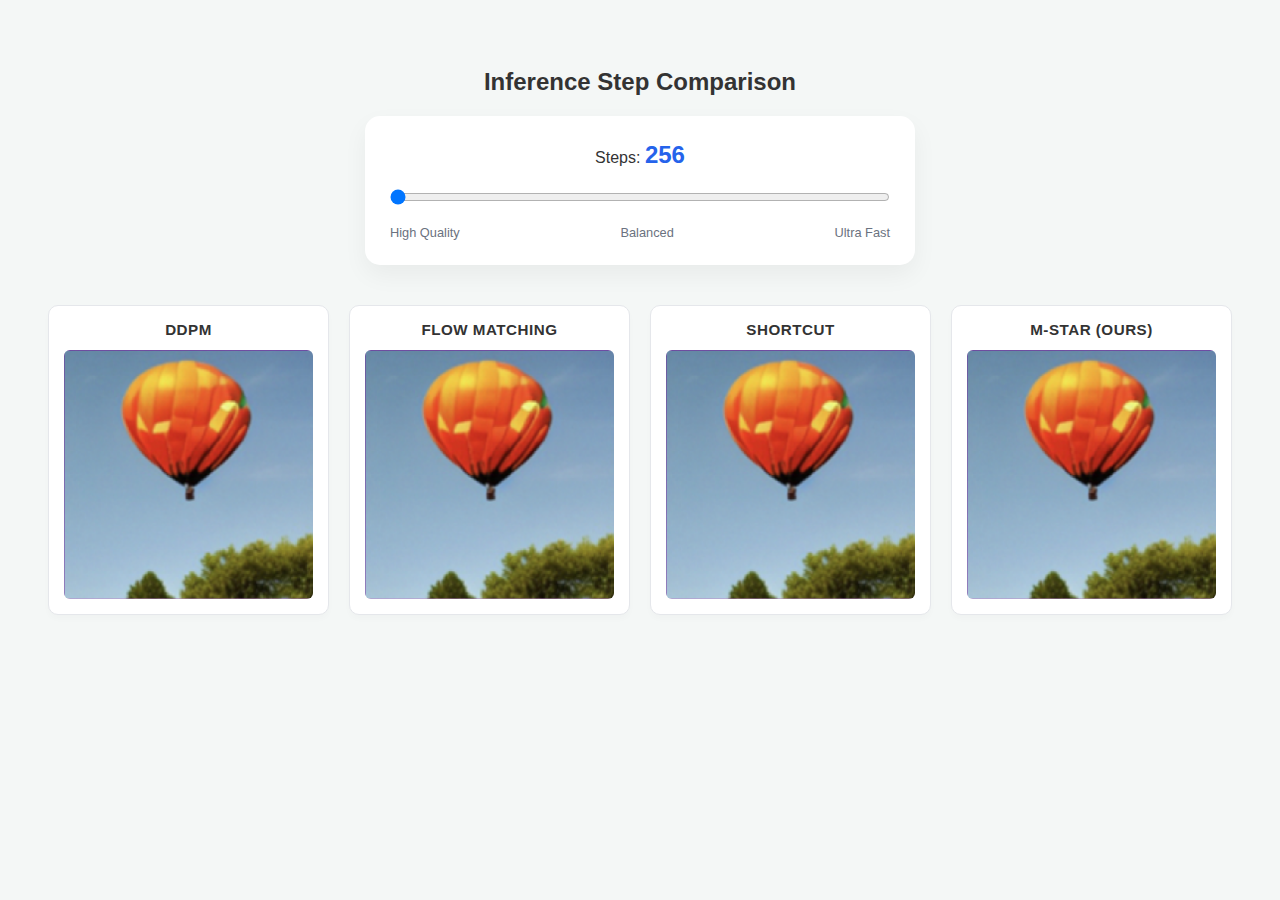
<file: docs/index_2.html>
<!DOCTYPE html>
<html lang="en">
<head>
    <meta charset="UTF-8">
    <meta name="viewport" content="width=device-width, initial-scale=1.0">
    <title>M-Star Step Comparison</title>
    <style>
        body { 
            font-family: 'Segoe UI', Tahoma, sans-serif; 
            display: flex; 
            flex-direction: column; 
            align-items: center; 
            background: #f4f7f6; 
            padding: 40px; 
            color: #333;
        }
        
        .controls { 
            margin-bottom: 40px; 
            text-align: center; 
            width: 100%; 
            max-width: 500px; 
            background: white;
            padding: 25px;
            border-radius: 15px;
            box-shadow: 0 10px 25px rgba(0,0,0,0.05);
        }
        
        input[type=range] { width: 100%; cursor: pointer; margin: 20px 0; }
        .step-label { font-size: 1.5rem; font-weight: bold; color: #2563eb; }

        .grid {
            display: grid;
            grid-template-columns: repeat(4, 1fr);
            gap: 20px;
            max-width: 1200px;
        }

        .model-card { 
            text-align: center; 
            background: white; 
            padding: 15px; 
            border-radius: 10px; 
            border: 1px solid #e5e7eb;
            box-shadow: 0 4px 6px rgba(0,0,0,0.02);
        }

        .model-name { 
            font-weight: 600; 
            margin-bottom: 12px; 
            font-size: 0.95rem;
            text-transform: uppercase;
            letter-spacing: 0.5px;
        }

        .result-img {
            width: 100%;
            height: auto;
            border-radius: 6px;
            aspect-ratio: 1 / 1; 
            background: #f0f0f0;
            display: block;
        }
    </style>
</head>
<body>

    <h2>Inference Step Comparison</h2>

    <div class="controls">
        <div>Steps: <span id="stepValue" class="step-label">256</span></div>
        <input type="range" id="stepSlider" min="0" max="2" step="1" value="0">
        <div style="display: flex; justify-content: space-between; font-size: 0.8rem; color: #6b7280;">
            <span>High Quality</span>
            <span>Balanced</span>
            <span>Ultra Fast</span>
        </div>
    </div>

    <div class="grid">
        <div class="model-card">
            <div class="model-name">DDPM</div>
            <img id="img-ddpm" class="result-img" alt="DDPM">
        </div>
        <div class="model-card">
            <div class="model-name">Flow Matching</div>
            <img id="img-flow" class="result-img" alt="Flow Matching">
        </div>
        <div class="model-card">
            <div class="model-name">Shortcut</div>
            <img id="img-shortcut" class="result-img" alt="Shortcut">
        </div>
        <div class="model-card">
            <div class="model-name">M-Star (ours)</div>
            <img id="img-mstar" class="result-img" alt="M-Star">
        </div>
    </div>

    <script>
        const slider = document.getElementById('stepSlider');
        const stepValueLabel = document.getElementById('stepValue');
        
        const basePath = "static/images/slider_steps/";
        const stepValues = ["256", "128", "one"];
        const modelNames = ["ddpm", "flow", "shortcut", "mstar"];
        
        const imgElements = {
            ddpm: document.getElementById('img-ddpm'),
            flow: document.getElementById('img-flow'),
            shortcut: document.getElementById('img-shortcut'),
            mstar: document.getElementById('img-mstar')
        };

        // --- Preloading Logic ---
        function preloadImages() {
            stepValues.forEach(step => {
                modelNames.forEach(model => {
                    const img = new Image();
                    img.src = `${basePath}${step}_${model}.png`;
                });
            });
        }

        function updateImages() {
            const step = stepValues[slider.value];
            
            // Update Label
            stepValueLabel.innerText = step === "one" ? "1 Step" : step;

            // Update Sources
            for (const model of modelNames) {
                imgElements[model].src = `${basePath}${step}_${model}.png`;
            }
        }

        slider.addEventListener('input', updateImages);
        
        // Run preload and set initial state
        preloadImages();
        updateImages();
    </script>
</body>
</html>
</file>
